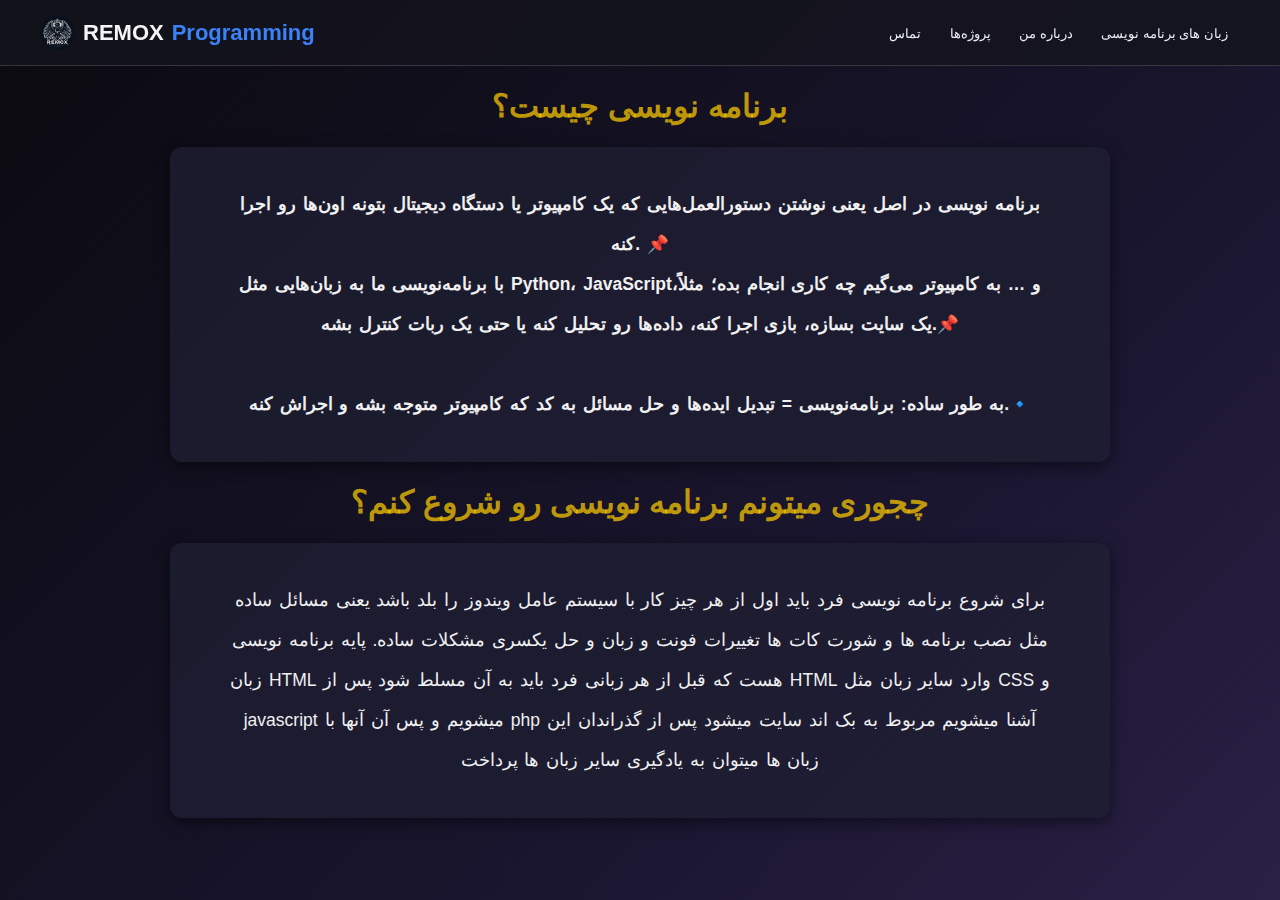
<file: index.html>
<html>
<head>
<title>home</title>
<link type="text/css" rel="stylesheet" href="css/style.css">
<meta charset="utf-8">
<meta name="description"content="یک سایت برای آشنایی با مفاهیم برنامه نویسی">
<meta name ="keywords"content="زبان های برنامه نویسی, فریم ورک ,دیتابیس ,بک اند">
<meta name="author"content="REMOX">
 <meta name="viewport" content="width=device-width, initial-scale=1.0">
</head>
<body>
<script src="js/script.js"></script>
<header class="header">
  <div class="logo">
    <img src="image/2.jpg" alt="this is an image">
    REMOX <span>Programming</span>
  </div>
  <nav class="nav">
    <a href="pages/2.html">زبان های برنامه نویسی</a>
    <a href="pages/3.html">درباره من</a>
    <a href="pages/4.html">پروژه‌ها</a>
    <a href="pages/5.html">تماس</a>
  </nav>
</header>


































<div id="c">
<h1 id="font"> برنامه نویسی چیست؟<h1>
<div id="line">
<blockquote>برنامه‌ نویسی در اصل یعنی نوشتن دستورالعمل‌هایی که یک کامپیوتر یا دستگاه دیجیتال بتونه اون‌ها رو اجرا کنه. 📌
<br>
 با برنامه‌نویسی ما به زبان‌هایی مثل Python، JavaScript،و … به کامپیوتر می‌گیم چه کاری انجام بده؛ مثلاً یک سایت بسازه، بازی اجرا کنه، داده‌ها رو تحلیل کنه یا حتی یک ربات کنترل بشه.📌
<br>
<br>
به طور ساده:
 برنامه‌نویسی = تبدیل ایده‌ها و حل مسائل به کد که کامپیوتر متوجه بشه و اجراش کنه.🔹
 </div>
</blockquote>

<h1>چجوری میتونم برنامه نویسی رو شروع کنم؟</h1>
<div id="line">
<blockquote>برای شروع برنامه نویسی فرد باید اول از هر چیز کار با سیستم عامل ویندوز را بلد باشد
یعنی مسائل ساده مثل نصب برنامه ها و شورت کات ها تغییرات فونت و زبان و حل یکسری مشکلات ساده.
پایه برنامه نویسی  زبان HTML  هست که قبل از هر زبانی فرد باید به آن مسلط شود
پس از HTML  وارد سایر زبان مثل CSS و javascript  میشویم و پس آن آنها با php  آشنا میشویم مربوط به بک اند سایت میشود
پس از گذراندان این زبان ها میتوان به  یادگیری سایر زبان ها پرداخت 
</div>
</blockquote>
</div>
<br>
<br>


<br>

















</body>
</html>
</file>
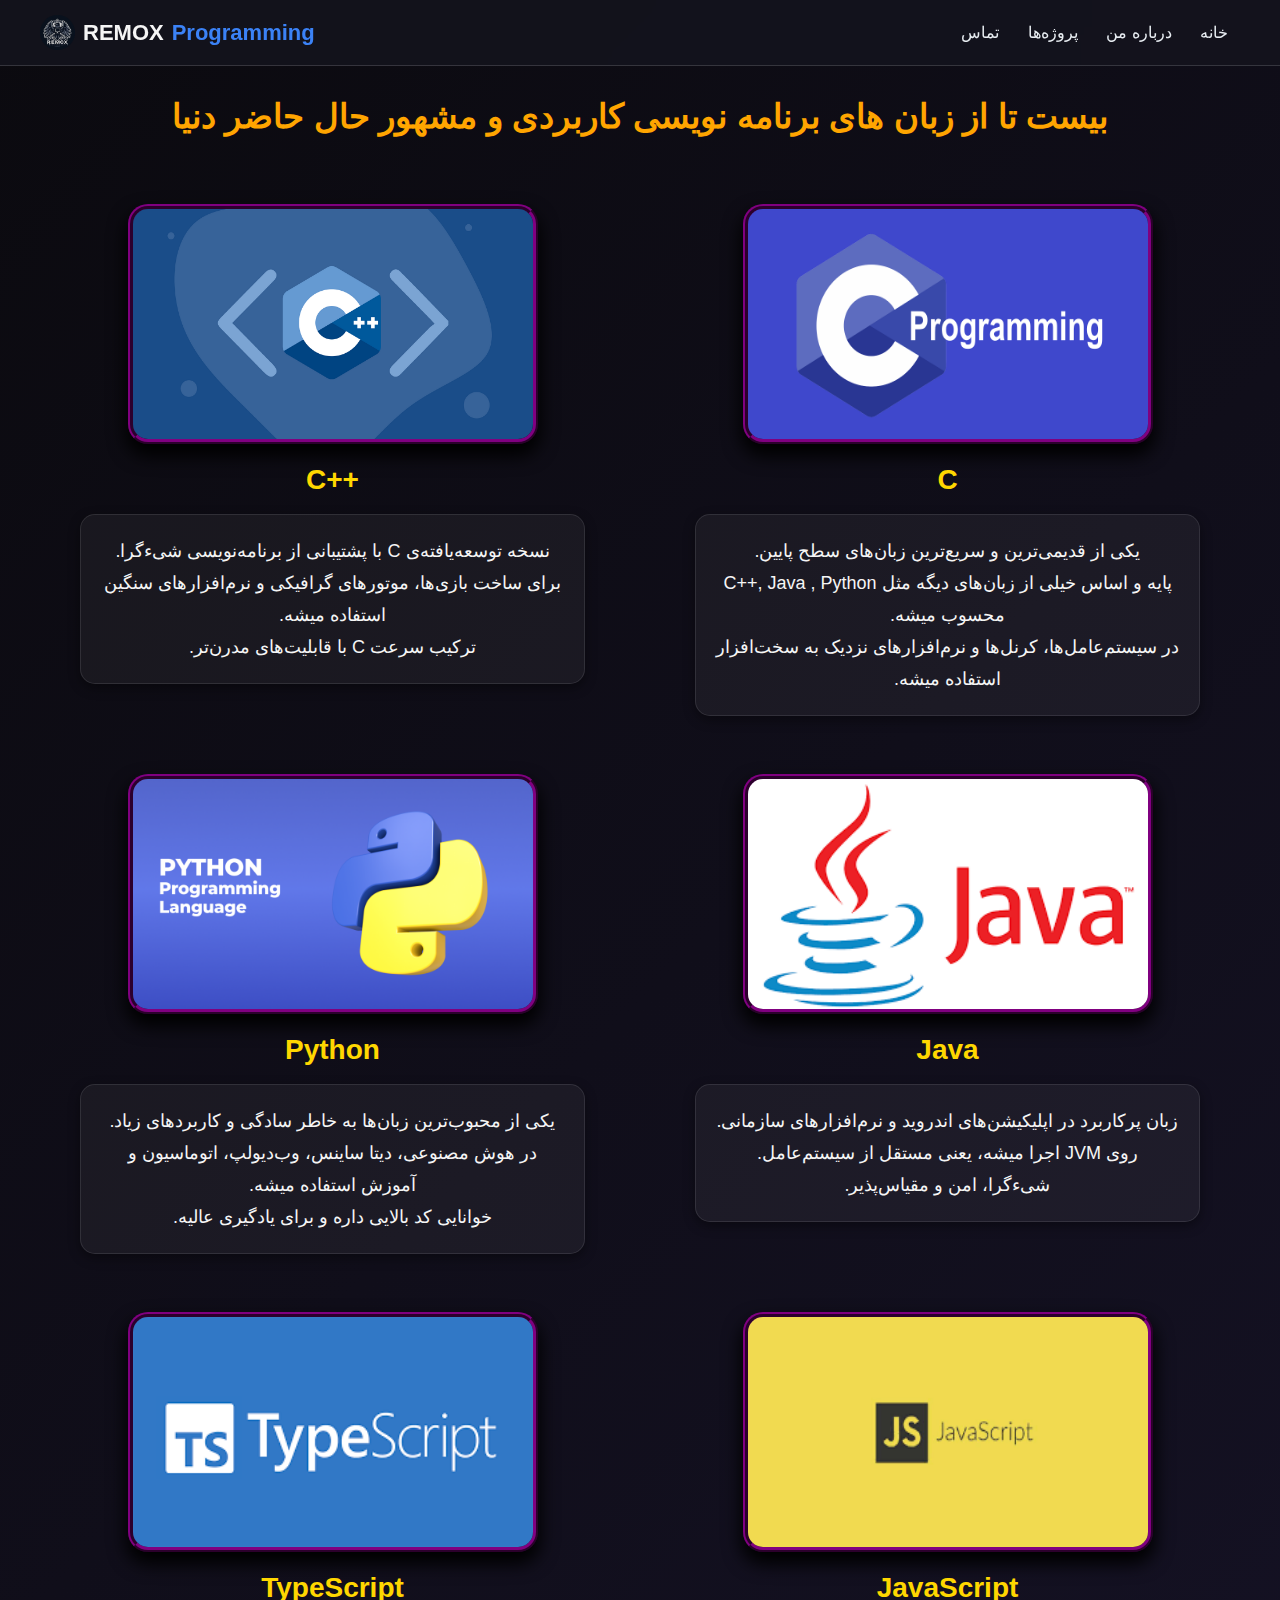
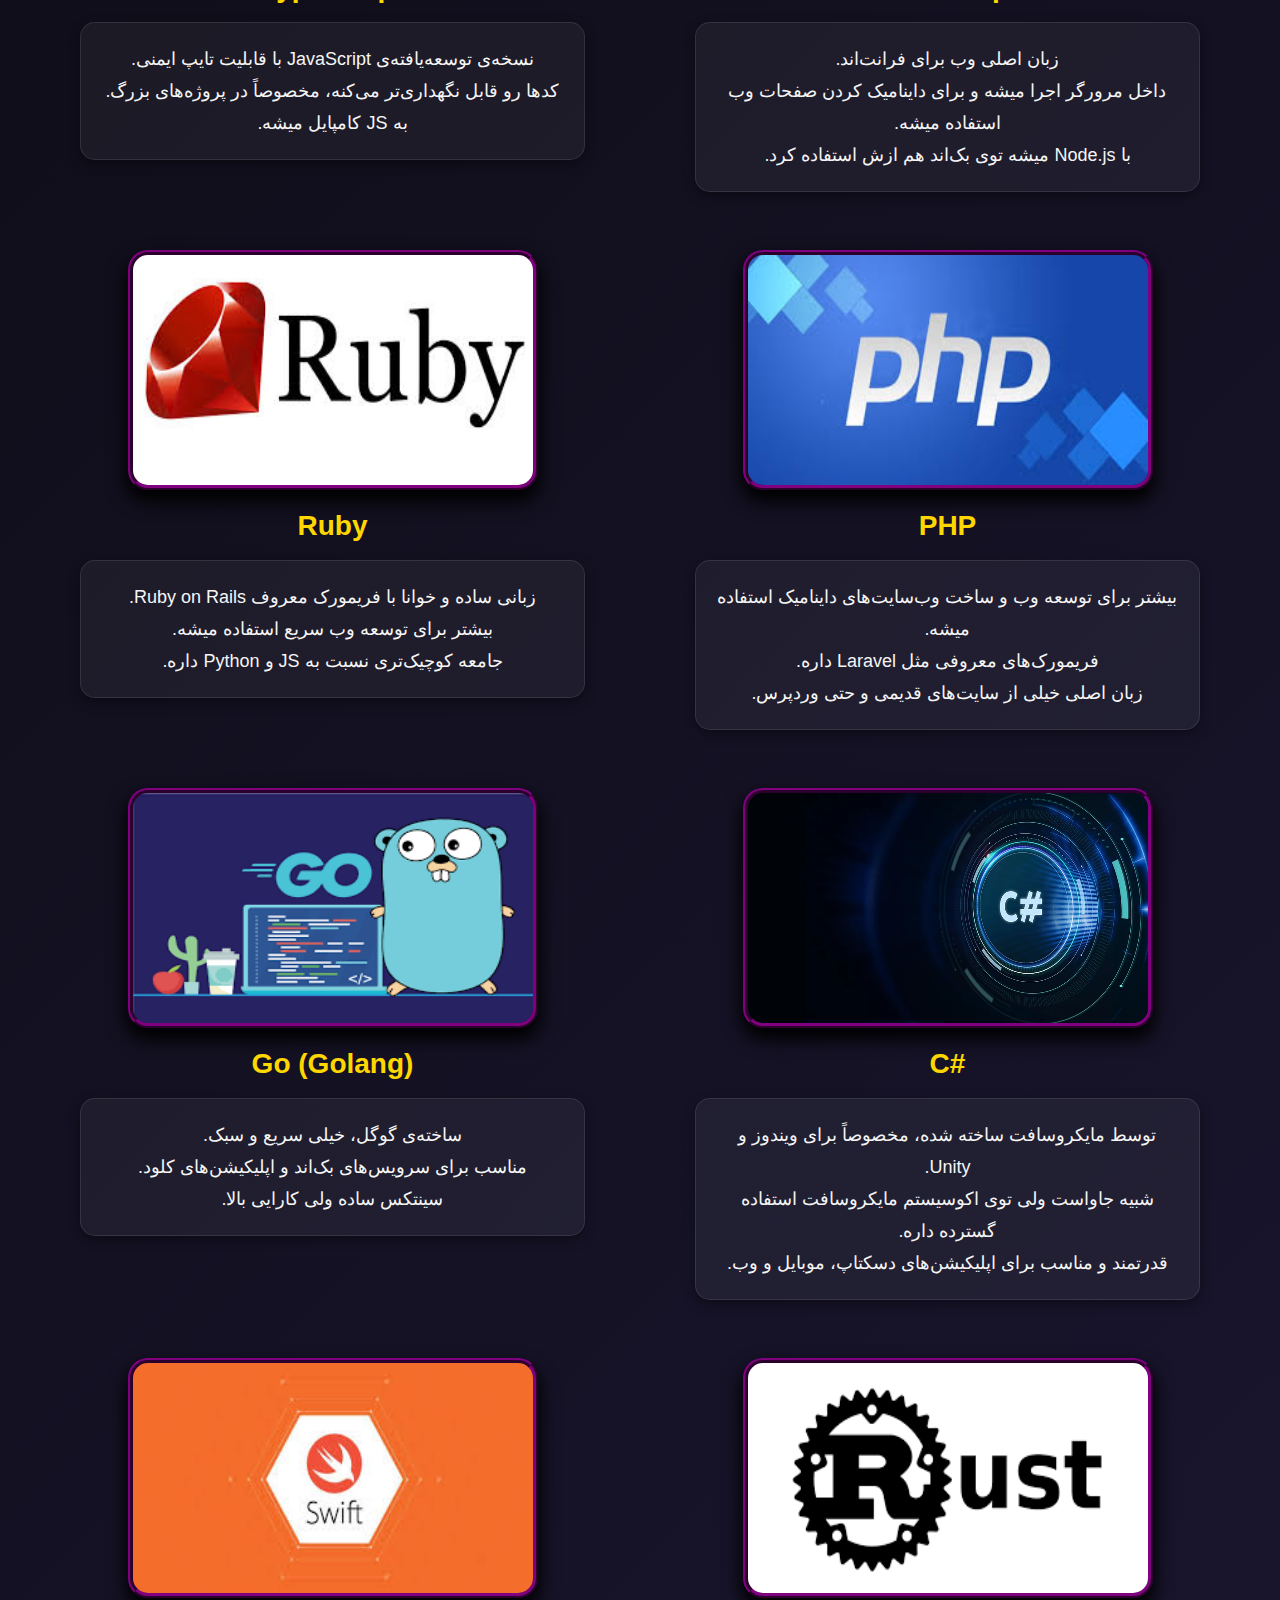
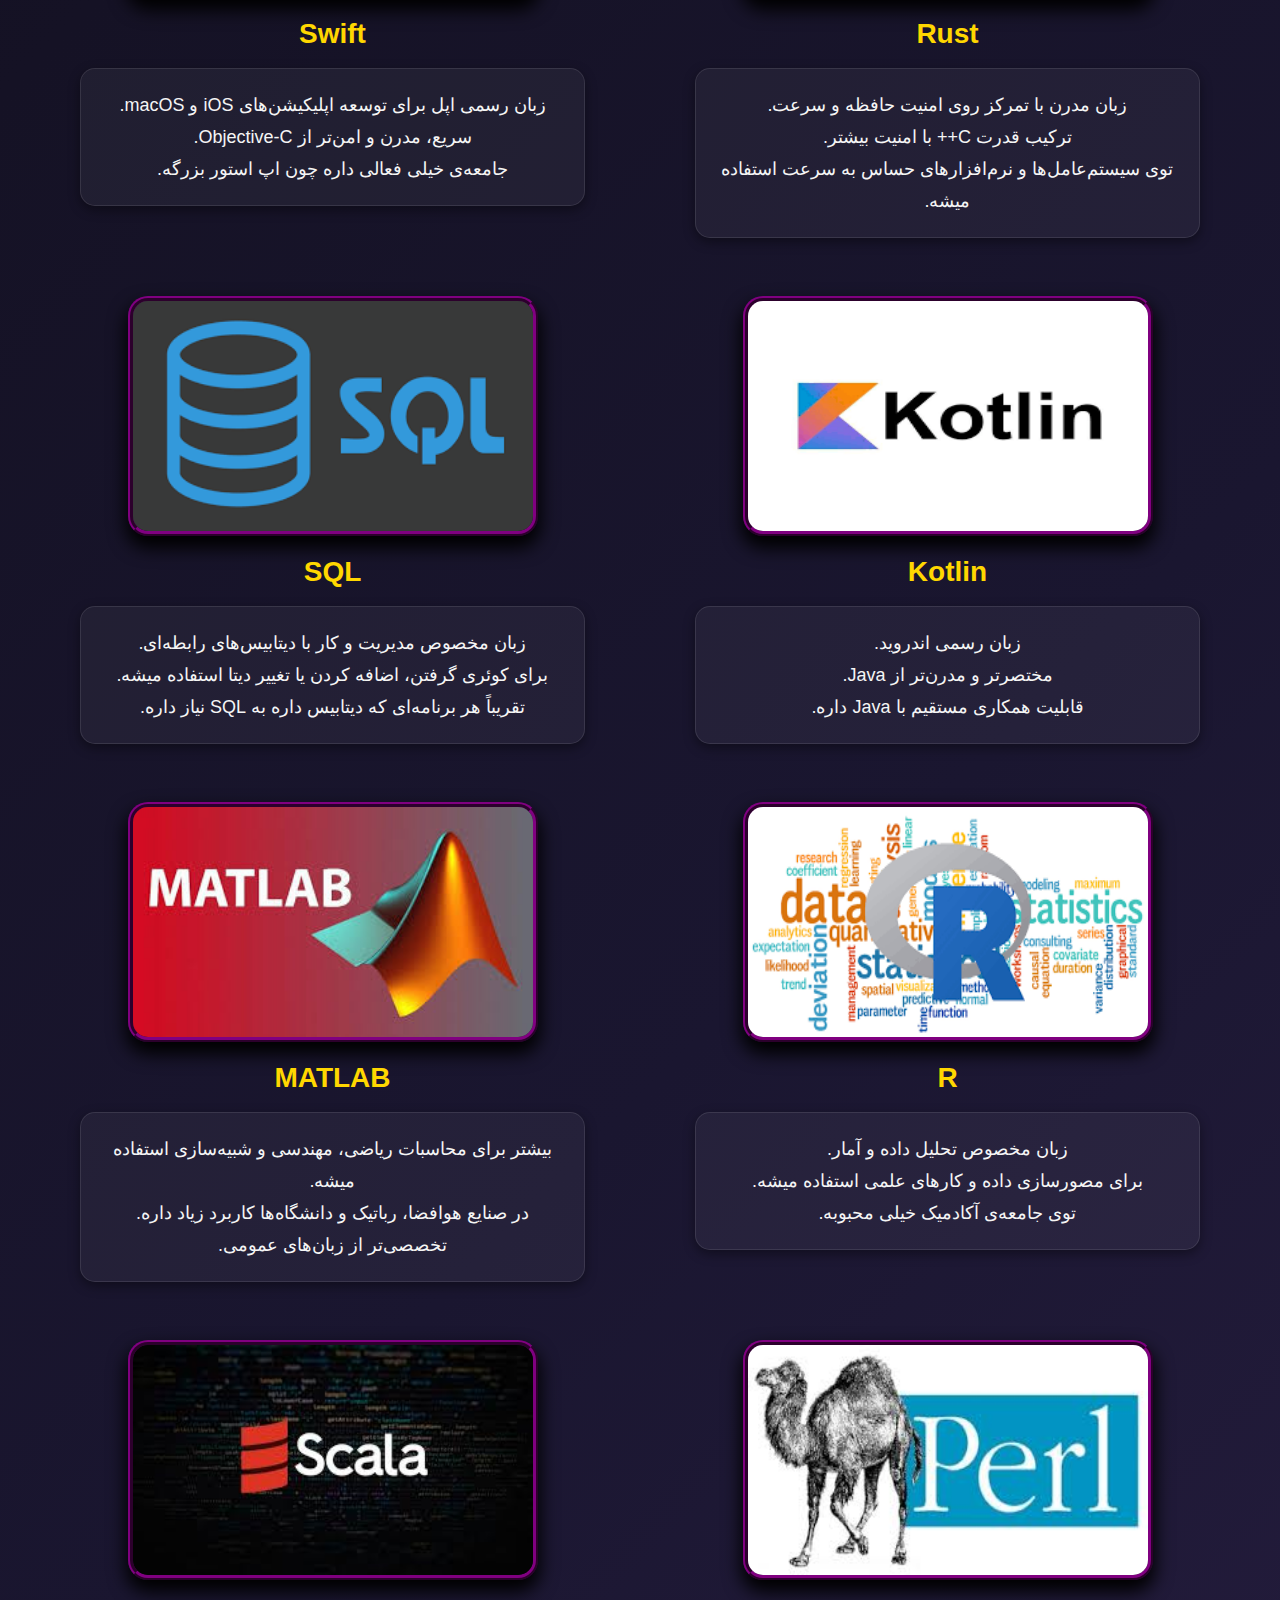
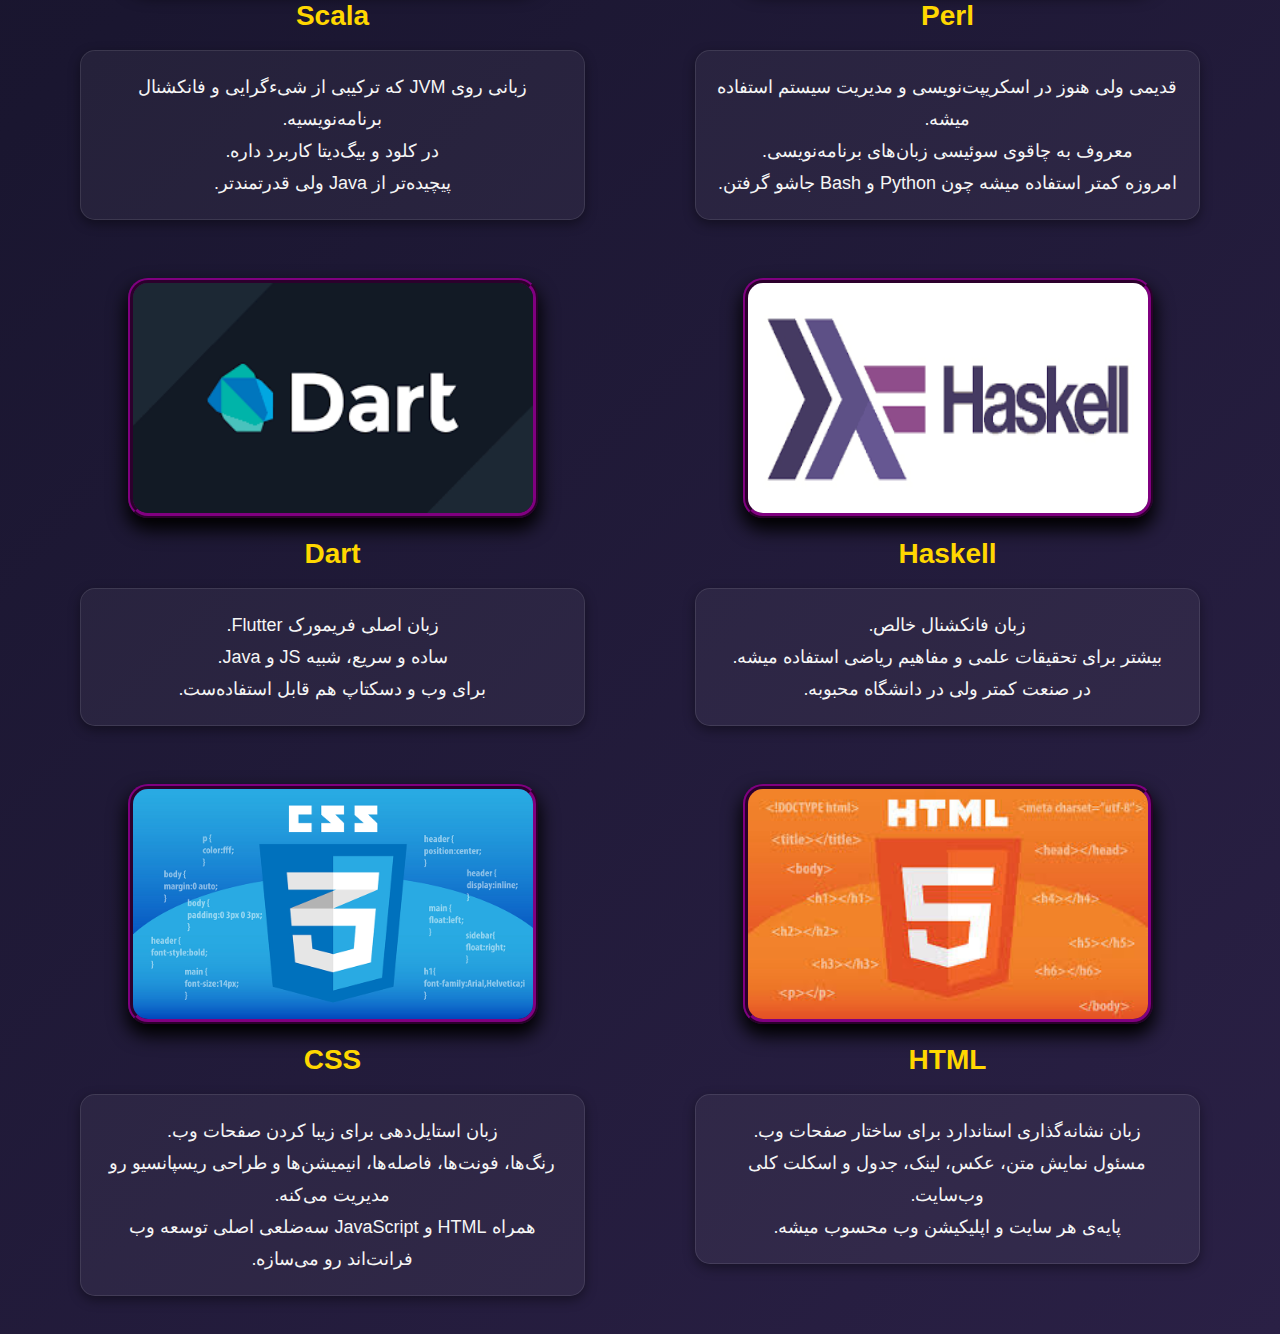
<file: pages/2.html>
<!DOCTYPE html>
<html>
<head>
  <meta charset="utf-8">
  <meta name="description" content="یک سایت برای آشنایی با مفاهیم برنامه نویسی">
  <meta name="keywords" content="زبان های برنامه نویسی, فریم ورک, دیتابیس, بک اند">
  <meta name="author" content="REMOX">
  <link type="text/css" rel="stylesheet" href="css2/style.css">
  <title>زبان‌های برنامه‌نویسی | REMOX</title>
  <meta name="viewport" content="width=device-width, initial-scale=1.0">

</head>
<body>
<p id="top"></p>
  <header class="header">
    <div class="logo">
      <img src="image/2.jpg" alt="لوگو" class="logo-img">
      REMOX <span>Programming</span>
    </div>
    <nav class="nav">
      <a href="../index.html">خانه</a>
      <a href="3.html">درباره من</a>
      <a href="4.html">پروژه‌ها</a>
      <a href="5.html">تماس</a>
    </nav>
  </header>

  <div dir="rtl">
    <div id="title">
      <center>
        <h1>بیست تا از زبان های برنامه نویسی کاربردی و مشهور حال حاضر دنیا</h1>
      </center>
    </div>
<br>
    <main id="card">

      <div class="row">
        <div class="item">
          <img src="image/c.png" alt="C">
          <h1 id="c">C</h1>
          <blockquote>
            یکی از قدیمی‌ترین و سریع‌ترین زبان‌های سطح پایین.<br>
            پایه و اساس خیلی از زبان‌های دیگه مثل C++, Java , Python محسوب میشه.<br>
            در سیستم‌عامل‌ها، کرنل‌ها و نرم‌افزارهای نزدیک به سخت‌افزار استفاده میشه.
          </blockquote>
        </div>
        <div class="item">
          <img src="image/c++.png" alt="C++">
          <h1 id="++c">++C</h1>
          <blockquote>
            نسخه توسعه‌یافته‌ی C با پشتیبانی از برنامه‌نویسی شی‌ءگرا.<br>
            برای ساخت بازی‌ها، موتورهای گرافیکی و نرم‌افزارهای سنگین استفاده میشه.<br>
            ترکیب سرعت C با قابلیت‌های مدرن‌تر.
          </blockquote>
        </div>
      </div>

      <div class="row">
        <div class="item">
          <img src="image/java.png" alt="Java">
          <h1 id="java">Java</h1>
          <blockquote>
            زبان پرکاربرد در اپلیکیشن‌های اندروید و نرم‌افزارهای سازمانی.<br>
            روی JVM اجرا میشه، یعنی مستقل از سیستم‌عامل.<br>
            شی‌ءگرا، امن و مقیاس‌پذیر.
          </blockquote>
        </div>
        <div class="item">
          <img src="image/python.png" alt="Python">
          <h1 id="python">Python</h1>
          <blockquote>
            یکی از محبوب‌ترین زبان‌ها به خاطر سادگی و کاربردهای زیاد.<br>
            در هوش مصنوعی، دیتا ساینس، وب‌دیولپ، اتوماسیون و آموزش استفاده میشه.<br>
            خوانایی کد بالایی داره و برای یادگیری عالیه.
          </blockquote>
        </div>
      </div>

      <div class="row">
        <div class="item">
          <img src="image/j script.png" alt="JavaScript">
          <h1 id="javascript">JavaScript</h1>
          <blockquote>
            زبان اصلی وب برای فرانت‌اند.<br>
            داخل مرورگر اجرا میشه و برای داینامیک کردن صفحات وب استفاده میشه.<br>
            با Node.js میشه توی بک‌اند هم ازش استفاده کرد.
          </blockquote>
        </div>
        <div class="item">
          <img src="image/tscript.png" alt="TypeScript">
          <h1 id="php">TypeScript</h1>
          <blockquote>
            نسخه‌ی توسعه‌یافته‌ی JavaScript با قابلیت تایپ ایمنی.<br>
            کدها رو قابل نگهداری‌تر می‌کنه، مخصوصاً در پروژه‌های بزرگ.<br>
            به JS کامپایل میشه.
          </blockquote>
        </div>
      </div>

      <div class="row">
        <div class="item">
          <img src="image/php.jfif" alt="PHP">
          <h1 id="php">PHP</h1>
          <blockquote>
            بیشتر برای توسعه وب و ساخت وب‌سایت‌های داینامیک استفاده میشه.<br>
            فریمورک‌های معروفی مثل Laravel داره.<br>
            زبان اصلی خیلی از سایت‌های قدیمی و حتی وردپرس.
          </blockquote>
        </div>
        <div class="item">
          <img src="image/ruby.jfif" alt="Ruby">
          <h1 id="#c">Ruby</h1>
          <blockquote>
            زبانی ساده و خوانا با فریمورک معروف Ruby on Rails.<br>
            بیشتر برای توسعه وب سریع استفاده میشه.<br>
            جامعه کوچیک‌تری نسبت به JS و Python داره.
          </blockquote>
        </div>
      </div>

      <div class="row">
        <div class="item">
          <img src="image/c2.png" alt="C#">
          <h1 id="#c">#C</h1>
          <blockquote>
            توسط مایکروسافت ساخته شده، مخصوصاً برای ویندوز و Unity.<br>
            شبیه جاواست ولی توی اکوسیستم مایکروسافت استفاده گسترده داره.<br>
            قدرتمند و مناسب برای اپلیکیشن‌های دسکتاپ، موبایل و وب.
          </blockquote>
        </div>
        <div class="item">
          <img src="image/go.png" alt="Go">
          <h1>Go (Golang)</h1>
          <blockquote>
            ساخته‌ی گوگل، خیلی سریع و سبک.<br>
            مناسب برای سرویس‌های بک‌اند و اپلیکیشن‌های کلود.<br>
            سینتکس ساده ولی کارایی بالا.
          </blockquote>
        </div>
      </div>

      <div class="row">
        <div class="item">
          <img src="image/rust.png" alt="Rust">
          <h1>Rust</h1>
          <blockquote>
            زبان مدرن با تمرکز روی امنیت حافظه و سرعت.<br>
            ترکیب قدرت C++ با امنیت بیشتر.<br>
            توی سیستم‌عامل‌ها و نرم‌افزارهای حساس به سرعت استفاده میشه.
          </blockquote>
        </div>
        <div class="item">
          <img src="image/swift.jfif" alt="Swift">
          <h1>Swift</h1>
          <blockquote>
            زبان رسمی اپل برای توسعه اپلیکیشن‌های iOS و macOS.<br>
            سریع، مدرن و امن‌تر از Objective-C.<br>
            جامعه‌ی خیلی فعالی داره چون اپ استور بزرگه.
          </blockquote>
        </div>
      </div>

      <div class="row">
        <div class="item">
          <img src="image/kotlin.png" alt="Kotlin">
          <h1>Kotlin</h1>
          <blockquote>
            زبان رسمی اندروید.<br>
            مختصرتر و مدرن‌تر از Java.<br>
            قابلیت همکاری مستقیم با Java داره.
          </blockquote>
        </div>
        <div class="item">
          <img src="image/sol.png" alt="SQL">
          <h1>SQL</h1>
          <blockquote>
            زبان مخصوص مدیریت و کار با دیتابیس‌های رابطه‌ای.<br>
            برای کوئری گرفتن، اضافه کردن یا تغییر دیتا استفاده میشه.<br>
            تقریباً هر برنامه‌ای که دیتابیس داره به SQL نیاز داره.
          </blockquote>
        </div>
      </div>

      <div class="row">
        <div class="item">
          <img src="image/r.png" alt="R">
          <h1>R</h1>
          <blockquote>
            زبان مخصوص تحلیل داده و آمار.<br>
            برای مصورسازی داده و کارهای علمی استفاده میشه.<br>
            توی جامعه‌ی آکادمیک خیلی محبوبه.
          </blockquote>
        </div>
        <div class="item">
          <img src="image/matlab.jfif" alt="MATLAB">
          <h1>MATLAB</h1>
          <blockquote>
            بیشتر برای محاسبات ریاضی، مهندسی و شبیه‌سازی استفاده میشه.<br>
            در صنایع هوافضا، رباتیک و دانشگاه‌ها کاربرد زیاد داره.<br>
            تخصصی‌تر از زبان‌های عمومی.
          </blockquote>
        </div>
      </div>

      <div class="row">
        <div class="item">
          <img src="image/perl.jfif" alt="Perl">
          <h1>Perl</h1>
          <blockquote>
            قدیمی ولی هنوز در اسکریپت‌نویسی و مدیریت سیستم استفاده میشه.<br>
            معروف به چاقوی سوئیسی زبان‌های برنامه‌نویسی.<br>
            امروزه کمتر استفاده میشه چون Python و Bash جاشو گرفتن.
          </blockquote>
        </div>
        <div class="item">
          <img src="image/scala.jfif" alt="Scala">
          <h1>Scala</h1>
          <blockquote>
            زبانی روی JVM که ترکیبی از شی‌ءگرایی و فانکشنال برنامه‌نویسیه.<br>
            در کلود و بیگ‌دیتا کاربرد داره.<br>
            پیچیده‌تر از Java ولی قدرتمندتر.
          </blockquote>
        </div>
      </div>

      <div class="row">
        <div class="item">
          <img src="image/haskel.png" alt="Haskell">
          <h1>Haskell</h1>
          <blockquote>
            زبان فانکشنال خالص.<br>
            بیشتر برای تحقیقات علمی و مفاهیم ریاضی استفاده میشه.<br>
            در صنعت کمتر ولی در دانشگاه محبوبه.
          </blockquote>
        </div>
        <div class="item">
          <img src="image/dart.png" alt="Dart">
          <h1>Dart</h1>
          <blockquote>
            زبان اصلی فریمورک Flutter.<br>
            ساده و سریع، شبیه JS و Java.<br>
            برای وب و دسکتاپ هم قابل استفاده‌ست.
          </blockquote>
        </div>
      </div>

      <div class="row">
        <div class="item">
          <img src="image/html.jfif" alt="HTML">
          <h1 id="HTML">HTML</h1>
          <blockquote>
            زبان نشانه‌گذاری استاندارد برای ساختار صفحات وب.<br>
            مسئول نمایش متن، عکس، لینک، جدول و اسکلت کلی وب‌سایت.<br>
            پایه‌ی هر سایت و اپلیکیشن وب محسوب میشه.
          </blockquote>
        </div>
        <div class="item">
          <img src="image/css.png" alt="CSS">
          <h1 id="CSS">CSS</h1>
          <blockquote>
            زبان استایل‌دهی برای زیبا کردن صفحات وب.<br>
            رنگ‌ها، فونت‌ها، فاصله‌ها، انیمیشن‌ها و طراحی ریسپانسیو رو مدیریت می‌کنه.<br>
            همراه HTML و JavaScript سه‌ضلعی اصلی توسعه وب فرانت‌اند رو می‌سازه.
          </blockquote>
        </div>
      </div>

    </main>
  </div>
	<a id="top" href="#top">
<img src="image/a.png" width="60" height="60">
</a>

 
</body>
</html>
</file>
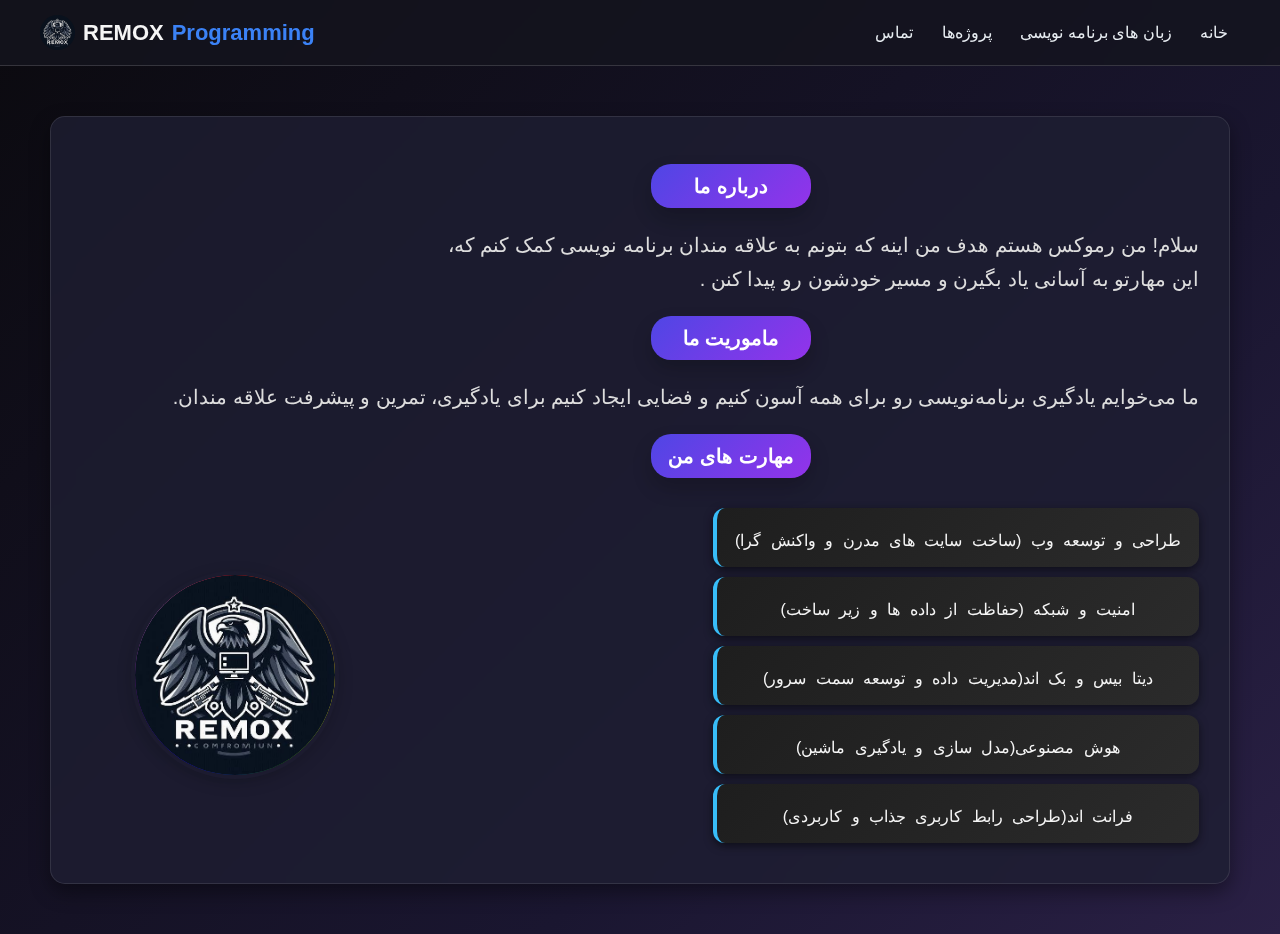
<file: pages/3.html>
<html>
<head>
<link type="text/css" rel="stylesheet" href="css3/style.css">
<meta charset="utf-8">
<meta name="description" content="یک سایت برای آشنایی با مفاهیم برنامه نویسی">
<meta name="keywords" content="زبان های برنامه نویسی, فریم ورک ,دیتابیس ,بک اند">
<meta name="author" content="REMOX">
<meta name="viewport" content="width=device-width, initial-scale=1.0">

</head>
<body>
  <header class="header">
    <div class="logo">
      <img src="image/2.jpg" alt="لوگو" class="logo-img">
      REMOX <span>Programming</span>
    </div>
    <nav class="nav">
      <a href="../index.html">خانه</a>
      <a href="2.html">زبان های برنامه نویسی</a>
      <a href="4.html">پروژه‌ها</a>
      <a href="5.html">تماس</a>
    </nav>
  </header>

  <main class="about-container">
  

    <div class="about-text">
      <h2>درباره ما</h2>
      <p>
،سلام! من رموکس هستم هدف من اینه که بتونم به علاقه مندان برنامه نویسی کمک کنم که	
	  <br>
	. این مهارتو به آسانی یاد بگیرن و مسیر خودشون رو پیدا کنن
	  </p>

      <h3>ماموریت ما</h3>
      <p>
        .ما می‌خوایم یادگیری برنامه‌نویسی رو برای همه آسون کنیم و فضایی ایجاد کنیم 
        برای یادگیری، تمرین و پیشرفت علاقه مندان
      </p>

     <h3>مهارت ‌های من</h3>
<div class="skills-container">
  <div class="skills-list">
    <ul>
      <li><i class="fa-solid fa-code"></i> طراحی و توسعه وب (ساخت سایت های مدرن و واکنش گرا)</li>
      <li><i class="fa-solid fa-shield-halved"></i>امنیت و شبکه (حفاظت از داده ها و زیر ساخت)</li>
      <li><i class="fa-solid fa-database"></i>دیتا بیس و بک  اند(مدیریت داده و توسعه سمت سرور)</li>
      <li><i class="fa-solid fa-brain"></i>هوش مصنوعی(مدل سازی و یادگیری ماشین)</li>
      <li><i class="fa-solid fa-paintbrush"></i> فرانت اند(طراحی رابط کاربری جذاب و کاربردی)</li>
    </ul>
  </div>
  <div class="skills-logo">
    <img src="image/2.jpg" alt="لوگو مهارت‌ها">
  </div>
</div>

	  

    </div>
  </main>
</body>
</html>
</file>
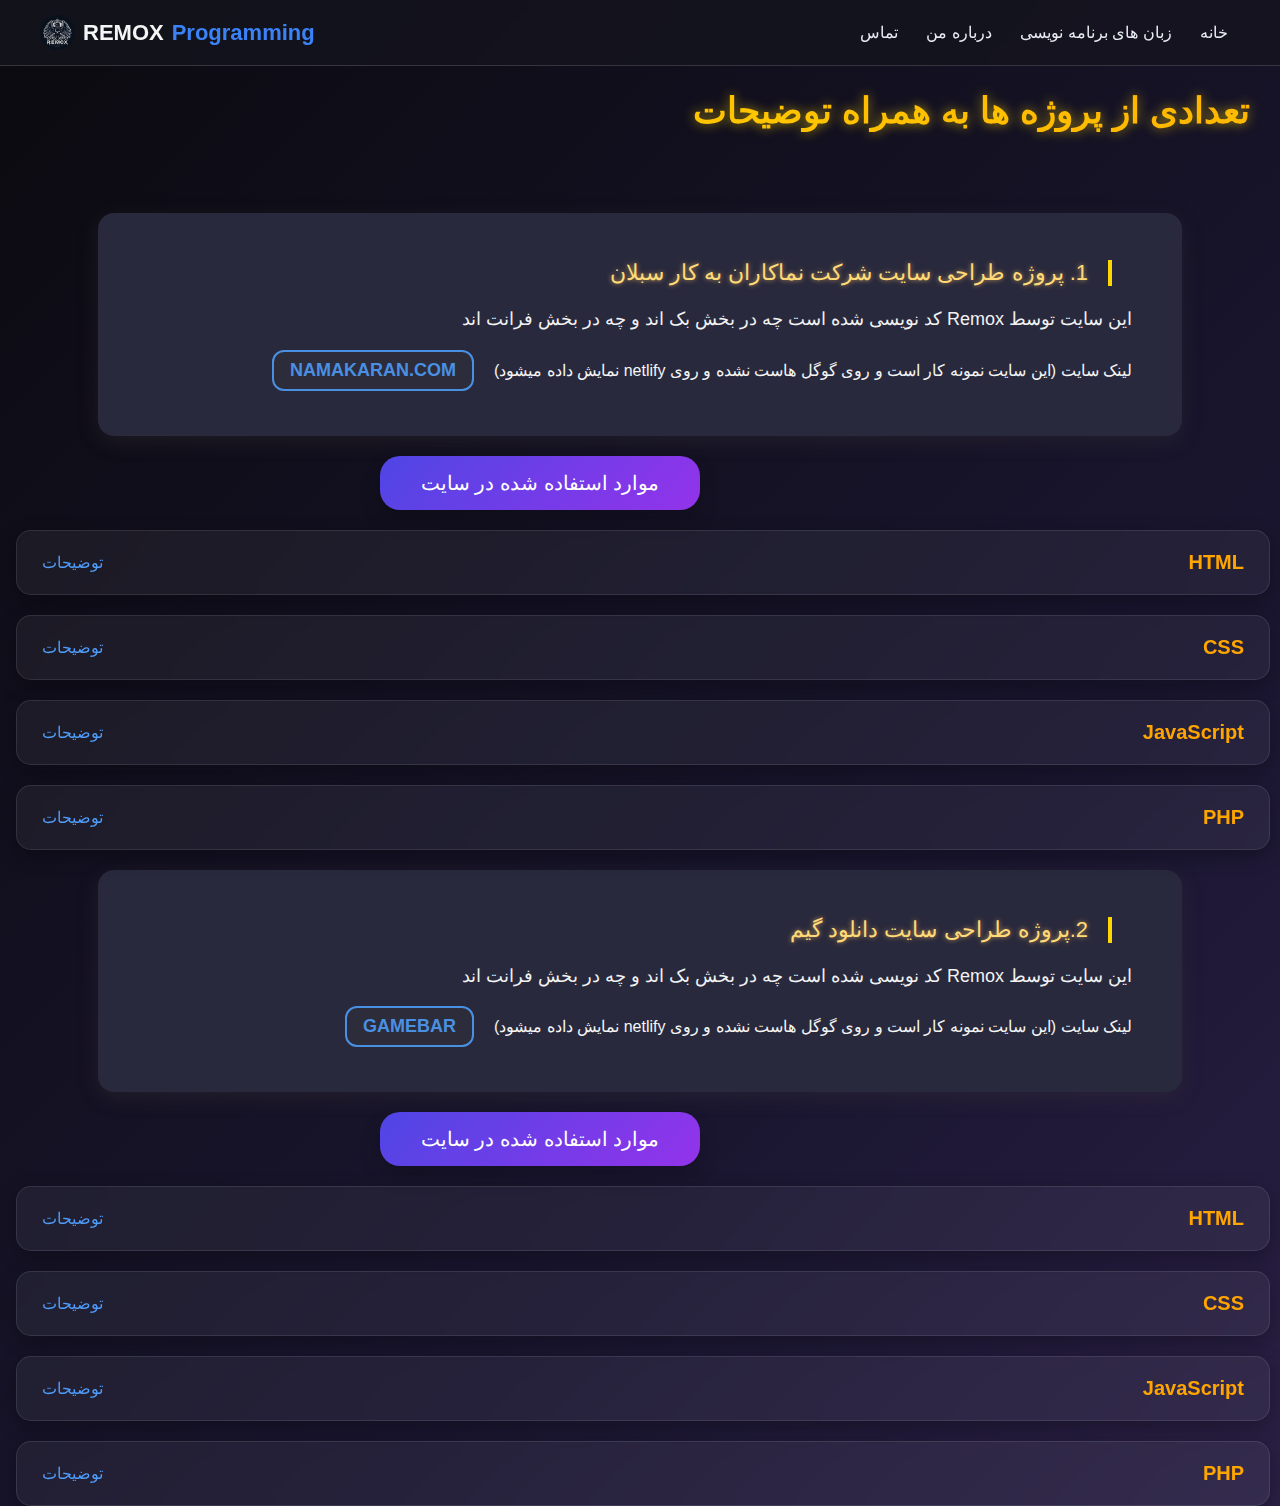
<file: pages/4.html>
<html>
  <head>
    <link type="text/css" rel="stylesheet" href="css4/style.css" />
    <meta charset="utf-8" />
    <meta
      name="description"
      content="یک سایت برای آشنایی با مفاهیم برنامه نویسی"
    />
    <meta
      name="keywords"
      content="زبان های برنامه نویسی, فریم ورک ,دیتابیس ,بک اند"
    />
    <meta name="author" content="REMOX" />
    <base target="_BLANK" />
    <meta name="viewport" content="width=device-width, initial-scale=1.0" />
  </head>
  <body>
    <header class="header">
      <div class="logo">
        <img src="image/2.jpg" alt="لوگو" class="logo-img" />
        REMOX <span>Programming</span>
      </div>
      <nav class="nav">
        <a href="../index.html">خانه</a>
        <a href="2.html">زبان های برنامه نویسی</a>
        <a href="3.html">درباره من</a>
        <a href="5.html">تماس</a>
      </nav>
    </header>

    <div dir="rtl">
      <h1>تعدادی از پروژه ها به همراه توضیحات</h1>

      <br />
      <br />
      <div class="project-box">
        <blockquote>1. پروژه طراحی سایت شرکت نماکاران به کار سبلان</blockquote>
        <p>
          این سایت توسط Remox کد نویسی شده است چه در بخش بک اند و چه در بخش
          فرانت اند
        </p>

        <div class="project-link-line">
          <span
            >لینک سایت (این سایت نمونه کار است و روی گوگل هاست نشده و روی
            netlify نمایش داده میشود)</span
          >
          <div class="project-link-box">
            <a href="https://namakaran.netlify.app">NAMAKARAN.COM</a>
          </div>
        </div>
      </div>
      <p id="p">موارد استفاده شده در سایت</p>

      <div class="container">
        <div class="item">
          <div class="lang">HTML</div>
          <div class="desc"><a href="2.html#HTML">توضیحات</a></div>
        </div>

        <div class="item">
          <div class="lang">CSS</div>
          <div class="desc"><a href="2.html#CSS">توضیحات</a></div>
        </div>

        <div class="item">
          <div class="lang">JavaScript</div>
          <div class="desc"><a href="2.html#java">توضیحات</a></div>
        </div>

        <div class="item">
          <div class="lang">PHP</div>
          <div class="desc"><a href="2.html#php">توضیحات</a></div>
        </div>
      </div>

      <div class="project-box">
        <blockquote>2.پروژه طراحی سایت دانلود گیم</blockquote>
        <p>
          این سایت توسط Remox کد نویسی شده است چه در بخش بک اند و چه در بخش
          فرانت اند
        </p>

        <div class="project-link-line">
          <span
            >لینک سایت (این سایت نمونه کار است و روی گوگل هاست نشده و روی
            netlify نمایش داده میشود)</span
          >
          <div class="project-link-box">
            <a href="https://gamebar-org.netlify.app">GAMEBAR</a>
          </div>
        </div>
      </div>

      <p id="p2">موارد استفاده شده در سایت</p>

      <div class="container">
        <div class="item">
          <div class="lang">HTML</div>
          <div class="desc"><a href="2.html#HTML">توضیحات</a></div>
        </div>

        <div class="item">
          <div class="lang">CSS</div>
          <div class="desc"><a href="2.html#CSS">توضیحات</a></div>
        </div>

        <div class="item">
          <div class="lang">JavaScript</div>
          <div class="desc"><a href="2.html#java">توضیحات</a></div>
        </div>

        <div class="item">
          <div class="lang">PHP</div>
          <div class="desc"><a href="2.html#php">توضیحات</a></div>
        </div>
      </div>
    </div>
  </body>
</html>
</file>
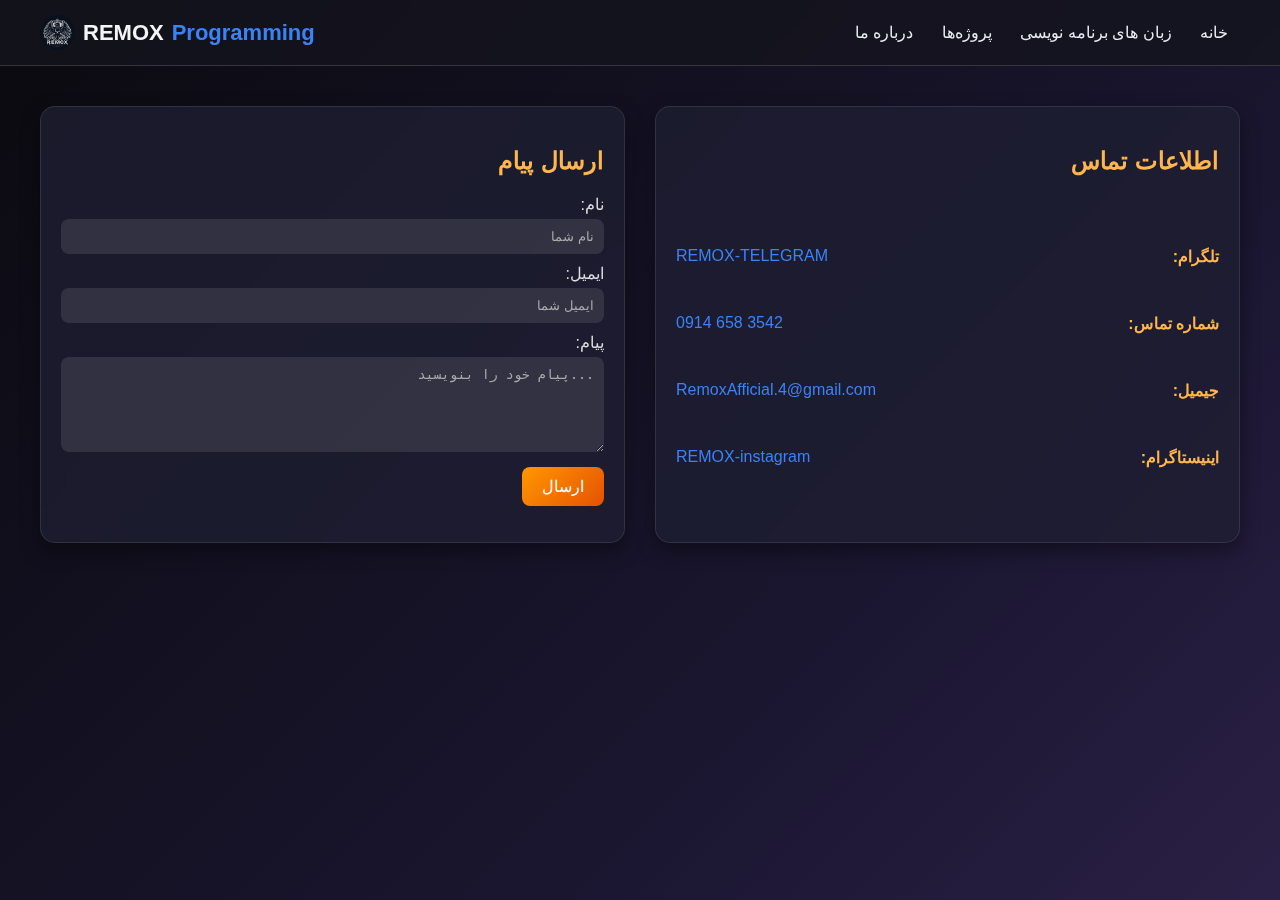
<file: pages/5.html>
<html>
<head>
<link type="text/css" rel="stylesheet" href="css5/style.css">
<meta charset="utf-8">
<meta name="description" content="یک سایت برای آشنایی با مفاهیم برنامه نویسی">
<meta name="keywords" content="زبان های برنامه نویسی, فریم ورک ,دیتابیس ,بک اند">
<meta name="author" content="REMOX">
<meta name="viewport" content="width=device-width, initial-scale=1.0">
</head>
<body>
	<header class="header">
		<div class="logo">
			<img src="image/2.jpg" alt="لوگو" class="logo-img">
			REMOX <span>Programming</span>
		</div>
		<nav class="nav">
			<a href="../index.html">خانه</a>
			<a href="2.html">زبان های برنامه نویسی</a>
			<a href="4.html">پروژه‌ها</a>
			<a href="3.html">درباره ما</a>
		</nav>
	</header>

	<main class="contact-container">

		<div class="contact-form">
			<h2>ارسال پیام</h2>
			<form>
				<label for="name">:نام</label>
				<input type="text" id="name" placeholder="نام شما">

				<label for="email">:ایمیل</label>
				<input type="email" id="email" placeholder="ایمیل شما">

				<label for="message">:پیام</label>
				<textarea id="message" rows="5" placeholder="پیام خود را بنویسید..."></textarea>

				<button type="submit">ارسال</button>
			</form>
		</div>

		<div class="contact-info">
			<h2>اطلاعات تماس</h2>
			<br>
			<br>
			<ul>
				<li><span>:تلگرام</span> <a href="https://t.me/Remox_4">REMOX-TELEGRAM</a></li>
<br>
				<li><span>:شماره تماس</span> <a href="tel:+989123456789">0914 658 3542</a></li>
<br>
				<li><span>:جیمیل</span> <a href="mailto:yourmail@gmail.com">RemoxAfficial.4@gmail.com</a></li>
				<br>
				<li><span>:اینیستاگرام</span> <a href="https://instagram.com/its.r.m.z">REMOX-instagram</a></li>
			</ul>
		</div>

	</main>
</body>
</html>
</file>
<file: css/style.css>
body {
  background: linear-gradient(135deg, #0b0a0f, #1a1630, #3a2a5a, #000000);
  background-size: 200% 200%;
  animation: gradientBG 15s ease infinite;
  color: #e8e8e8;
  margin: 0;
  padding: 0;
  font-family: "Vazirmatn", "Segoe UI", Tahoma, sans-serif;
}

@keyframes gradientBG {
  0% { background-position: 50% 0%; }
  50% { background-position: 50% 100%; }
  100% { background-position: 50% 0%; }
}

h1 {
  color: #ffcc00bb;
  text-align: center;
}

#line {
  font-size: 18px;
  word-spacing: 2px;
  line-height: 30px;
  background: rgba(30, 30, 50, 0.8);
  padding: 20px;
  border-radius: 12px;
  box-shadow: 0 4px 15px rgba(0,0,0,0.5);
  margin: 20px auto;
  width: 85%;
  color: #f0f0f0;
}
blockquote{
  font-size: 17.5px;
}


.header {
  display: flex;
  justify-content: space-between;
  align-items: center;
  padding: 15px 40px;
  background: rgba(20, 20, 30, 0.8);
  backdrop-filter: blur(10px);
  -webkit-backdrop-filter: blur(10px);
  border-bottom: 1px solid rgba(255, 255, 255, 0.15);
  position: sticky;
  top: 0;
  z-index: 1000;
}

.header .logo {
  display: flex;
  align-items: center;
  gap: 8px;
  font-size: 22px;
  font-weight: bold;
  color: #f5f5f5;
}

.header .logo img {
  width: 35px;
  height: 35px;
  border-radius: 50%;
  object-fit: cover;
  opacity: 0.85;
}

.header .logo span {
  color: #3b82f6;
}

.header .nav a {
  color: #e8edf2;
  text-decoration: none;
  margin: 0 12px;
  font-size: 13px;
  transition: color 0.3s;
}

.header .nav a:hover {
  color: #3b82f6;
}

#line {
  font-size: 18px;
  word-spacing: 2px;
  line-height: 30px;
  background: rgba(30, 30, 50, 0.8);
  padding: 20px;
  border-radius: 12px;
  box-shadow: 0 4px 15px rgba(0,0,0,0.5);
  margin: 20px auto;
  width: 95%;   
  max-width: 900px;
  color: #f0f0f0;
      line-height: 40px;
	text-align:center;
}
#h2{
  text-align: center;
  padding: 0px 10px 10px 10px;
  background-color: #1a1630;
  width: 100px;
 align-items: center;
 justify-content: center;
  height: 30px;
  margin-left: 1400px;
  border-radius: 90px 90px 90px 90px;
-webkit-border-radius: 90px 90px 90px 90px;
-moz-border-radius: 90px 90px 90px 90px;

}

@media (max-width: 768px) {
  .header {
    flex-direction: column;
    text-align: center;
  }

  .header .nav {
    margin-top: 10px;
  }

  #languages-box ol {
    grid-template-columns: 1fr; 
    gap: 10px;
  }

  h1 {
    font-size: 22px;
	
  }

  #line {
    font-size: 16px;
    line-height: 26px;
  }
}

@media (max-width: 480px) {
  .header .logo {
    font-size: 18px;
  }
  .header .logo img {
    width: 28px;
    height: 28px;
  }
 #lang{
	 margin:0 40 20 30px;
 }
  #c{
	 margin:20 40 20 30px;
 }
}

@font-face {
  font-family: '1';
  src: url('1.woff2') format('woff2'),
       url('1.woff') format('woff'),
       url('1.ttf') format('truetype');
  font-weight: normal;
  font-style: normal;
}
</file>
<file: pages/css2/style.css>
body {
  background: linear-gradient(135deg, #0b0a0f, #1a1630, #3a2a5a, #000000);
  background-size: 200% 200%;
  animation: gradientBG 15s ease infinite;
  color: #f5f5f5;
  margin: 0;
  padding: 0;
  font-family: "Segoe UI", Tahoma, Geneva, Verdana, sans-serif;
}

@keyframes gradientBG {
  0% { background-position: 50% 0%; }
  50% { background-position: 50% 100%; }
  100% { background-position: 50% 0%; }
}

.header {
  display: flex;
  justify-content: space-between;
  align-items: center;
  padding: 15px 40px;
  background: rgba(20, 20, 30, 0.8);
  backdrop-filter: blur(10px);
  -webkit-backdrop-filter: blur(10px);
  border-bottom: 1px solid rgba(255, 255, 255, 0.15);
  position: sticky;
  top: 0;
  z-index: 1000;
}

.header .logo {
  display: flex;
  align-items: center;
  gap: 8px;
  font-size: 22px;
  font-weight: bold;
  color: #f5f5f5;
}

.header .logo img, .logo-img {
  width: 35px;
  height: 35px;
  border-radius: 50%;
  object-fit: cover;
  opacity: 0.85;
}

.header .logo span {
  color: #3b82f6;
}

.header .nav a {
  color: #e8edf2;
  text-decoration: none;
  margin: 0 12px;
  font-size: 16px;
  transition: color 0.3s;
}

.header .nav a:hover {
  color: #3b82f6;
}

#title h1 {
  color: orange;
  font-size: 34px;
  margin: 30px 0;
  text-align: center;
}

#card {
  padding: 20px 40px;
  display: flex;
  flex-direction: column;
  gap: 40px;
}

.row {
  display: flex;
  justify-content: space-between;
  gap: 30px;
  flex-wrap: wrap;
}

.item {
  flex: 1;
  text-align: center;
}

.item img {
  width: 100%;
  max-width: 400px;
  height: 230px;
  border: 5px ridge purple;
  border-radius: 20px;
  box-shadow: 0px 10px 18px 2px black;
  margin: 0 auto 20px auto;
  display: block;
}

.item h1 {
  font-size: 28px;
  color: gold;
  margin: 10px 0;
}

.item blockquote {
  font-size: 18px;
  line-height: 32px;
  background: rgba(255, 255, 255, 0.05);
  border: 1px solid rgba(255, 255, 255, 0.1);
  padding: 20px;
  border-radius: 15px;
  box-shadow: 0 4px 12px rgba(0,0,0,0.4);
  text-align: justify;
  text-align: center;
}


img {
  max-width: 100%;
  height: auto;
  display: block;
}

#top {
  position: fixed;
  bottom: 30px;
  right: 1460px;
  z-index: 1000;
  display: inline-block;
  transition: transform 0.3s ease, opacity 0.3s ease;
}

#top img {
  width: 50px;
  height: 50px;
  border-radius: 50%;
  box-shadow: 0 4px 10px rgba(0,0,0,0.3);
  transition: transform 0.3s ease, opacity 0.3s ease;
}


#top:hover img {
  transform: scale(1.2);
  opacity: 0.9;
}

@media (max-width: 480px) {
  #top {
    bottom: 15px;
    left: 5px;
    right:0px;  
  }

  #top img {
    width: 30px;
    height: 30px;
  }
  #top {
  position: fixed;
  bottom: 30px;
  z-index: 1000;
  display: inline-block;
  transition: transform 0.3s ease, opacity 0.3s ease;
}
}

@media (min-width: 481px) and (max-width: 768px) {
  #top {
    bottom: 20px;
    right: 650px;
  }

  #top img {
    width: 50px;
    height: 50px;
  }
}

@media (min-width: 769px) and (max-width: 980px) {
  #top {
    bottom: 25px;
    right: 830px;
  }

  #top img {
    width: 40px;
    height: 35px;
  }
}



@media (max-width: 768px) {
  .row {
    flex-direction: column;
    align-items: center;
  }
  .item {
    width: 100%;
    max-width: 90%;
  }
  .item h1 {
    font-size: 22px;
  }
  .item blockquote {
    font-size: 15px;
    line-height: 26px;
  }
}

@media (max-width: 980px) {
  .header {
    flex-wrap: wrap;
    padding: 10px 20px;
    flex-direction: column;
    text-align: center;
  }
  .header .logo {
    font-size: 18px;
  }
  .header .nav {
    display: flex;
    flex-wrap: wrap;
    justify-content: center;
    gap: 8px;
    margin-top: 10px;
  }
  .header .nav a {
    font-size: 14px;
    margin: 0;
  }
  #title h1 {
    font-size: 22px;
    line-height: 1.4;
  }
  .item blockquote {
	width:90%;
	text-align:center;
	justify-content:center;
	margin-right:1px;
}
}
@media (max-width: 480px) {
.item img {
  width: 100%;
  max-width: 400px;
  height: 180px;
  border: 5px ridge purple;
  border-radius: 20px;
  box-shadow: 0px 10px 18px 2px black;
  margin: 0 auto 20px auto;
  display: block;
}
.item blockquote {
	width:90%;
	text-align:center;
	justify-content:center;
	font-size:13px;
	margin-right:1px;
 
}
}
</file>
<file: pages/css3/style.css>
/*سوم*/
.header {
  display: flex;
  justify-content: space-between;
  align-items: center;
  padding: 15px 40px;
  background: rgba(20, 20, 30, 0.8);
  backdrop-filter: blur(10px);
  -webkit-backdrop-filter: blur(10px);
  border-bottom: 1px solid rgba(255, 255, 255, 0.15);
  position: sticky;
  top: 0;
  z-index: 1000;
}


body {
  background: linear-gradient(135deg, #0b0a0f, #1a1630, #3a2a5a, #000000);
  background-size: 200% 200%;
  animation: gradientBG 15s ease infinite;
  color: #f5f5f5;
  margin: 0;
  padding: 0;
  font-family: "Segoe UI", Tahoma, Geneva, Verdana, sans-serif;
}

@keyframes gradientBG {
  0% { background-position: 50% 0%; }
  50% { background-position: 50% 100%; }
  100% { background-position: 50% 0%; }
}
.header .logo {
  display: flex;
  align-items: center;
  gap: 8px;
  font-size: 22px;
  font-weight: bold;
  color: #f5f5f5;
}


.header .logo img, .logo-img {
  width: 35px;  
  height: 35px;
  border-radius: 50%; 
  object-fit: cover;
  opacity: 0.85; 
}

.header .logo span {
  color:#3b82f6; 
}


.header .nav a {
  color: #e8edf2;
  text-decoration: none;
  margin: 0 12px;
  font-size: 16px;
  transition: color 0.3s;
}

.header .nav a:hover {
  color: #3b82f6;
}

.about-container {
  display: flex;
  justify-content: space-between;
  align-items: center;
  gap: 40px;
  padding: 50px;
}

.about-text {
  flex: 2;
  background: rgba(30, 30, 50, 0.8);
  padding: 30px;
  border-radius: 15px;
  box-shadow: 0 8px 20px rgba(0,0,0,0.4);
  backdrop-filter: blur(10px);
  border: 1px solid rgba(255, 255, 255, 0.1);
  text-align:right;
}



.about-text p, .about-text li {
  color: #ddd;
  line-height: 1.7;
    text-align:right;
	font-size:20px;
}

.about-text ul {
  list-style: none;
  padding: 0;
    text-align:right;
}

.about-text li {
  margin: 8px 0;
    text-align:right;
	font-size:20px;
}

.about-text i {
  color: #ff9800;
  margin-left: 8px;
    text-align:right;
}

.about-image {
  flex: 1;
  display: flex;
  justify-content: start;
    text-align:right;
	
}

.about-image img {
  max-width: 250px;
  border-radius: 50%;
  border: 3px solid #3b82f6;
  box-shadow: 0 8px 20px rgba(0,0,0,0.5);
}

@media (max-width: 992px) {
  .about-container {
    flex-direction: column;
    text-align: center;
    padding: 30px 20px;
  }

  .about-image {
    margin-bottom: 20px;
  }

  .about-text {
    width: 100%;
    padding: 20px;
    text-align: right;
  }
}

@media (max-width: 768px) {

  .header {
    flex-direction: column;
    align-items: center;
    padding: 10px 20px;
  }

  .header .logo {
    font-size: 18px;
    margin-bottom: 10px;
  }

  .header .nav {
    display: flex;
    flex-wrap: wrap;
    justify-content: center;
    gap: 10px;
  }

  .header .nav a {
    font-size: 14px;
    margin: 5px;
  }


  .about-container {
    padding: 20px;
    gap: 20px;
  }

  .about-text {
    padding: 15px;
    font-size: 14px;
	
  }
  .about-image img {
    max-width: 180px;
  }
}

h2,h3{
      background: linear-gradient(135deg, #4f46e5, #9333ea);
      color: white;
      padding:10px;
      border-radius: 20px;
      box-shadow: 0 10px 20px rgba(0, 0, 0, 0.2);
      font-size: 20px;
      text-align: center;
      letter-spacing: 1px;
	  width:140px;
	  margin-left:570px;
	  margin-bottom:20px;
	  
	  
}
@media (max-width: 768px) {
	h2,h3{
      background: linear-gradient(135deg, #4f46e5, #9333ea);
      color: white;
      padding:10px;
      border-radius: 20px;
      box-shadow: 0 10px 20px rgba(0, 0, 0, 0.2);
      font-size: 15px;
      text-align: center;
      letter-spacing: 1px;
	  width:140px;
	  margin-left:140px;
	  margin-bottom:30px;  
}
.about-text p, .about-text li {{
	font-size:10px;
}
}
}
.skills-logo {
  width: 150px;
  height: 150px;
  border-radius: 50%;
  overflow: hidden;
  border: 4px solid transparent;
  box-shadow: 0 4px 15px rgba(0, 0, 0, 0.2);
  display: flex;
  align-items: center;
  justify-content: center;
  position: relative;
}

.skills-logo::before {
  content: "";
  position: absolute;
  inset: -4px;
  border-radius: 50%;
  padding: 4px;
  background: conic-gradient(red, orange, yellow, green, blue, indigo, violet, red);
  -webkit-mask: 
    linear-gradient(#000 0 0) content-box, 
    linear-gradient(#000 0 0);
  -webkit-mask-composite: xor;
          mask-composite: exclude;
  animation: spin 3s linear infinite;
}

.skills-logo img {
  width: 100%;
  height: 100%;
  object-fit: cover;
  border-radius: 50%;
}

@keyframes spin {
  to { transform: rotate(360deg); }
}
.skills-container {
  display: flex;
  align-items: center;
  justify-content: space-between;
  gap: 30px;
  direction: rtl;
}

.skills-list ul {
  list-style: none;
  padding: 0;
  margin: 0;
}

.skills-list li {
  font-size: 20px;
  margin: 10px 0;
  display: flex;
  align-items: center;
  gap: 10px;
  	word-spacing:5px;
	line-height:25px;
}

.skills-logo {
  width: 200px;
  height: 200px;
  border-radius: 50%;
  overflow: hidden;
  border: 4px solid transparent;
  box-shadow: 0 4px 15px rgba(0, 0, 0, 0.2);
  display: flex;
  align-items: center;
  justify-content: center;
  position: relative;
  margin-left:50px;
}

.skills-logo img {
  width: 100%;
  height: 100%;
  object-fit: cover;
  border-radius: 50%;
}
@media (max-width: 992px) {
  .skills-list li {
    font-size: 16px;
    margin: 12px 0;
  }

  .skills-list li p {
    font-size: 13px;
  }
}


@media (max-width: 600px) {
  .skills-container {
    flex-direction: column;
    text-align: center;
  }

  .skills-list li {
    font-size: 14px;
    margin: 10px 0;
    align-items: center;
  }

  .skills-list li p {
    font-size: 12px;
  }

  .skills-logo {
    width: 120px;
    height: 120px;
    margin-bottom: 20px;
  }
}
.skills-list li {
  background: linear-gradient(135deg, #1e1e1e, #2b2b2b);
  color: #f5f5f5;
  padding: 14px 18px;
  border-radius: 12px;
  font-size: 16px;
  display: flex;
  flex-direction: column;
  gap: 6px;
  transition: transform 0.25s ease, box-shadow 0.25s ease;
  box-shadow: 0 3px 8px rgba(0, 0, 0, 0.5);
  border-left: 4px solid #38bdf8;
}

.skills-list li:hover {
  transform: translateY(-3px);
  box-shadow: 0 6px 14px rgba(0, 0, 0, 0.7);
  border-left-color: #818cf8;
}

.skills-list li i {
  color: #38bdf8;
  margin-left: 6px;
  font-size: 20px;
}

.skills-list li strong {
  font-size: 17px;
  font-weight: 600;
  color: #ffffff;
  letter-spacing: 0.5px;
}

.skills-list li p {
  font-size: 13px;
  color: #b3b3b3;
  margin: 0;
  line-height: 1.4;
}
</file>
<file: pages/css4/style.css>
/*چهارم*/
.header {
  display: flex;
  justify-content: space-between;
  align-items: center;
  padding: 15px 40px;
  background: rgba(20, 20, 30, 0.8);
  backdrop-filter: blur(10px);
  -webkit-backdrop-filter: blur(10px);
  border-bottom: 1px solid rgba(255, 255, 255, 0.15);
  position: sticky;
  top: 0;
  z-index: 1000;
}

body {
  background: linear-gradient(135deg, #0b0a0f, #1a1630, #3a2a5a, #000000);
  background-size: 200% 200%;
  animation: gradientBG 15s ease infinite;
  color: #f5f5f5;
  margin: 0;
  padding: 0;
  font-family: "Segoe UI", Tahoma, Geneva, Verdana, sans-serif;
}

@keyframes gradientBG {
  0% { background-position: 50% 0%; }
  50% { background-position: 50% 100%; }
  100% { background-position: 50% 0%; }
}

.header .logo {
  display: flex;
  align-items: center;
  gap: 8px;
  font-size: 22px;
  font-weight: bold;
  color: #f5f5f5;
}

.header .logo img, .logo-img {
  width: 35px;   
  height: 35px;
  border-radius: 50%; 
  object-fit: cover;
  opacity: 0.85; 
}

.header .logo span {
  color:#3b82f6; 
}

.header .nav a {
  color: #e8edf2;
  text-decoration: none;
  margin: 0 12px;
  font-size: 16px;
  transition: color 0.3s;
}

.project-box {
  background-color: #29293d;
  border-radius: 16px;
  padding: 25px 30px;
  margin: 20px auto;
width: 80%;
  box-shadow: 0 6px 20px rgba(62, 57, 57, 0.3);
}

blockquote {
  font-size: 22px;
  color: #ffda77;
  margin-bottom: 15px;
  padding-right: 20px;
  border-right: 4px solid gold;
  text-shadow: 0 0 5px rgba(255, 200, 100, 0.7);
}

p {
  font-size: 18px;
  margin-bottom: 15px;
  padding-right: 20px;
  line-height: 1.7;
  color: #f2f2f2;
  
}

#p{
   background: linear-gradient(135deg, #4f46e5, #9333ea);
   color: white;
   padding:10px;
   border-radius: 20px;
   box-shadow: 0 10px 20px rgba(0, 0, 0, 0.2);
   font-size: 20px;
   text-align: center;
   letter-spacing: 1px;
   width:300px;
	 margin-right:580px;
	 margin-bottom:20px; 
   margin-left: 580px; 
}
#p2{
   background: linear-gradient(135deg, #4f46e5, #9333ea);
   color: white;
   padding:10px;
   border-radius: 20px;
   box-shadow: 0 10px 20px rgba(0, 0, 0, 0.2);
   font-size: 20px;
   text-align: center;
   letter-spacing: 1px;
   width:300px;
	 margin-right:580px;
	 margin-bottom:20px; 
   margin-left: 580px; 
}
.project-link-line {
  display: flex;
  align-items: center;
  gap: 20px;
  flex-wrap: wrap; 
  padding-right: 20px;
  margin-bottom: 20px;
}

.project-link-box {
  padding: 8px 16px;
  border: 2px solid #4a90e2;
  border-radius: 12px;
  background-color: #2c2c3a;
  transition: all 0.3s ease;
  display: inline-block;
}

.project-link-box a {
  text-decoration: none;
  color: #4a90e2;
  font-weight: 600;
  font-size: 18px;
}

.project-link-box:hover {
  background-color: #3a3a4d;
  transform: translateY(-2px);
  box-shadow: 0 4px 15px rgba(0,0,0,0.2);
}


.container {
  width: 98%;
  display: flex;
  flex-direction: column;
  gap: 20px;
	 margin-left:10px;
	 margin-right:10px;
}

.item {
  display: flex;
  justify-content: space-between;
  align-items: center;
  background: rgba(255, 255, 255, 0.05);
  padding: 20px 25px;
  border-radius: 15px;
  border: 1px solid rgba(255, 255, 255, 0.1);
  backdrop-filter: blur(10px);
  box-shadow: 0 6px 20px rgba(0,0,0,0.3);
  transition: transform 0.2s, box-shadow 0.2s;
}

.item:hover {
  transform: translateY(-5px);
  box-shadow: 0 8px 25px rgba(0,0,0,0.4);
}

.lang {
  font-size: 20px;
  font-weight: bold;
  color:orange;
}

.desc a {
  text-decoration: none;
  color: #4f9cf9;
  font-weight: 500;
  transition: color 0.3s;
}

.desc a:hover {
  color: #82c0ff;
}
h1 {
  padding-right:30px;
  font-size:36px;
  font-weight: 700;
  background: linear-gradient(90deg, #ffd700, #ffae00);
  -webkit-background-clip: text;
  -webkit-text-fill-color: transparent;
  text-shadow: 0 0 12px rgba(255, 215, 0, 0.6);
  margin-bottom: 25px;
}

@media (max-width: 992px) {
  .project-link-line {
    flex-direction: column;
    align-items: flex-start;
    gap: 10px;
    padding-right: 20px;
  }

  .project-link-box {
    margin-right: 0;
  }

  .item {
    padding: 15px 20px;
  }
  
.container {
  width: 98%;
  display: flex;
  flex-direction: column;
  gap: 20px;
	 margin-left:10px;
	 margin-right:10px;
   margin-bottom: 50px;
}
#p{
   background: linear-gradient(135deg, #4f46e5, #9333ea);
   color: white;
   padding:10px;
   border-radius: 20px;
   box-shadow: 0 10px 20px rgba(0, 0, 0, 0.2);
   font-size: 20px;
   text-align: center;
   letter-spacing: 1px;
   width:300px;
	 margin-right:300px;
	 margin-bottom:20px;  
}
#p2{
   background: linear-gradient(135deg, #4f46e5, #9333ea);
   color: white;
   padding:10px;
   border-radius: 20px;
   box-shadow: 0 10px 20px rgba(0, 0, 0, 0.2);
   font-size: 20px;
   text-align: center;
   letter-spacing: 1px;
   width:300px;
	 margin-right:300px;
	 margin-bottom:20px;  
}
}


@media (max-width: 768px) {

  .header {
    flex-direction: column;
    align-items: center;
    padding: 10px 20px;
  }

  .header .logo {
    font-size: 18px;
    margin-bottom: 10px;
  }

  .header .nav {
    display: flex;
    flex-wrap: wrap;
    justify-content: center;
    gap: 10px;
  }

  .header .nav a {
    font-size: 14px;
    margin: 5px;
  }


  h1 {
    font-size: 24px;
    padding-right: 15px;
    text-align: center;
  }

  blockquote {
    font-size: 18px;
    padding-right: 20px;
  }

  p {
    font-size: 15px;
    padding-right: 20px;
  }

  .project-link-line {
    align-items: center;
    text-align: center;
    padding-right: 0;
  }

  .project-link-box {
    margin: 0 auto;
  }


  
.container {
  width: 98%;
  display: flex;
  flex-direction: column;
  gap: 20px;
	 margin-left:10px;
	 margin-right:10px;
}

  .item {
    flex-direction: column;
    gap: 10px;
    text-align: center;
    padding: 15px;
  }

  .lang {
    font-size: 18px;
  }

  .desc a {
    font-size: 14px;
  }
#p{
   background: linear-gradient(135deg, #4f46e5, #9333ea);
   color: white;
   padding:10px;
   border-radius: 20px;
   box-shadow: 0 10px 20px rgba(0, 0, 0, 0.2);
   font-size: 20px;
   text-align: center;
   letter-spacing: 1px;
   width:300px;
	 margin-right:90;
	 margin-bottom:20px;  
}
#p2{
   background: linear-gradient(135deg, #4f46e5, #9333ea);
   color: white;
   padding:10px;
   border-radius: 20px;
   box-shadow: 0 10px 20px rgba(0, 0, 0, 0.2);
   font-size: 20px;
   text-align: center;
   letter-spacing: 1px;
   width:300px;
	 margin-right:90px;
	 margin-bottom:20px;  
}
}


@media (max-width: 480px) {
  h1 {
    font-size: 20px;
  }

  blockquote {
    font-size: 16px;
  }

  .project-link-box a {
    font-size: 14px;
  }

  .lang {
    font-size: 16px;
  }
  
.container {
  width: 96%;
  display: flex;
  flex-direction: column;
  gap: 20px;
	 margin-left:10px;
	 margin-right:10px;
}
#p{
   background: linear-gradient(135deg, #4f46e5, #9333ea);
   color: white;
   padding:10px;
   border-radius: 20px;
   box-shadow: 0 10px 20px rgba(0, 0, 0, 0.2);
   font-size: 20px;
   text-align: center;
   letter-spacing: 1px;
   width:300px;
	 margin-right:50px;
	 margin-bottom:20px;  
}
#p2{
   background: linear-gradient(135deg, #4f46e5, #9333ea);
   color: white;
   padding:10px;
   border-radius: 20px;
   box-shadow: 0 10px 20px rgba(0, 0, 0, 0.2);
   font-size: 20px;
   text-align: center;
   letter-spacing: 1px;
   width:300px;
	 margin-right:50px;
	 margin-bottom:20px;  
}
}
</file>
<file: pages/css5/style.css>
.header {
  display: flex;
  justify-content: space-between;
  align-items: center;
  padding: 15px 40px;
  background: rgba(20, 20, 30, 0.8);
  backdrop-filter: blur(10px);
  -webkit-backdrop-filter: blur(10px);
  border-bottom: 1px solid rgba(255, 255, 255, 0.15);
  position: sticky;
  top: 0;
  z-index: 1000;
}

body {
  background: linear-gradient(135deg, #0b0a0f, #1a1630, #3a2a5a, #000000);
  background-size: 200% 200%;
  animation: gradientBG 15s ease infinite;
  color: #f5f5f5;
  margin: 0;
  padding: 0;
  font-family: "Segoe UI", Tahoma, Geneva, Verdana, sans-serif;
}

@keyframes gradientBG {
  0% { background-position: 50% 0%; }
  50% { background-position: 50% 100%; }
  100% { background-position: 50% 0%; }
}

.header .logo {
  display: flex;
  align-items: center;
  gap: 8px;
  font-size: 22px;
  font-weight: bold;
  color: #f5f5f5;
}

.header .logo img, .logo-img {
  width: 35px;
  height: 35px;
  border-radius: 50%;
  object-fit: cover;
  opacity: 0.85;
}

.header .logo span {
  color: #3b82f6;
}

.header .nav a {
  color: #e8edf2;
  text-decoration: none;
  margin: 0 12px;
  font-size: 16px;
  transition: color 0.3s;
}

.header .nav a:hover {
  color: #3b82f6;
}

.contact-container {
  display: flex;
  justify-content: space-between;
  gap: 30px;
  padding: 40px;
  text-align: right;
}

.contact-info, .contact-form {
  flex: 1;
  background: rgba(30, 30, 50, 0.8);
  padding: 20px;
  border-radius: 15px;
  box-shadow: 0 8px 20px rgba(0,0,0,0.4);
  backdrop-filter: blur(10px);
  -webkit-backdrop-filter: blur(10px);
  border: 1px solid rgba(255, 255, 255, 0.1);
  text-align: right;
}

.contact-info h2, .contact-form h2 {
  margin-bottom: 20px;
  color: #ffb74d;
  text-align: right;
}

.contact-info ul {
  list-style: none;
  padding: 0;
  text-align: right;
}

.contact-info li {
  margin: 15px 0;
  font-size: 16px;
  color: #ddd;
  display: flex;
  justify-content: space-between;
  align-items: center;
   text-align:right;
}

.contact-info li span {
  color: #ffb74d;
  font-weight: bold;
  text-align:right;
  
}

.contact-info a {
  color: #3b82f6;
  text-decoration: none;
    text-align:left;
}
.contact-info a:hover {
  text-decoration: underline;
}

.contact-form label {
  display: block;
  margin: 10px 0 5px;
  color: #ddd;
  text-align: right;
}

.contact-form input, .contact-form textarea {
  width: 100%;
  padding: 10px;
  border-radius: 8px;
  border: none;
  background: rgba(255,255,255,0.1);
  color: #fff;
  outline: none;
  text-align: right;
}

.contact-form input::placeholder, 
.contact-form textarea::placeholder {
  color: #aaa;
  text-align: right;
}

.contact-form button {
  margin-top: 15px;
  padding: 10px 20px;
  border: none;
  border-radius: 8px;
  background: linear-gradient(135deg, #ff9800, #e65100);
  color: white;
  font-size: 16px;
  cursor: pointer;
  transition: transform 0.2s;
  text-align: right;
}

.contact-form button:hover {
  transform: scale(1.05);
}

@media (max-width: 768px) {
  .contact-container {
    flex-direction: column;
  }
}
.contact-info li {
  margin: 15px 0;
  font-size: 16px;
  color: #ddd;
  display: flex;
  flex-direction: row-reverse;  
  justify-content: space-between;
  align-items: center;
}

.contact-info li span {
  font-weight: bold;
  color: #ffb74d;
  min-width: 100px; 
  text-align: right;
}

.contact-info a {
  color: #3b82f6;
  text-decoration: none;
}
.contact-info a:hover {
  text-decoration: underline;
}

@media (max-width: 992px) {
  .contact-container {
    flex-direction: column;
    padding: 20px;
    gap: 20px;
  }

  .contact-info, .contact-form {
    width: 100%;
    padding: 15px;
  }
}


@media (max-width: 768px) {

  .header {
    flex-direction: column;
    align-items: center;
    padding: 10px 15px;
  }

  .header .logo {
    font-size: 18px;
    margin-bottom: 10px;
    text-align: center;
  }

  .header .nav {
    display: flex;
    flex-wrap: wrap;
    justify-content: center;
    gap: 10px;
  }

  .header .nav a {
    font-size: 14px;
    margin: 5px;
  }
.contact-container{
	margin:25px;
}
}
  

@media (max-width: 480px) {
  .contact-form h2,
  .contact-info h2 {
    font-size: 18px;
  }

  .contact-form input,
  .contact-form textarea {
    font-size: 13px;
  }

  .contact-info li {
    font-size: 13px;
  }
}
</file>
